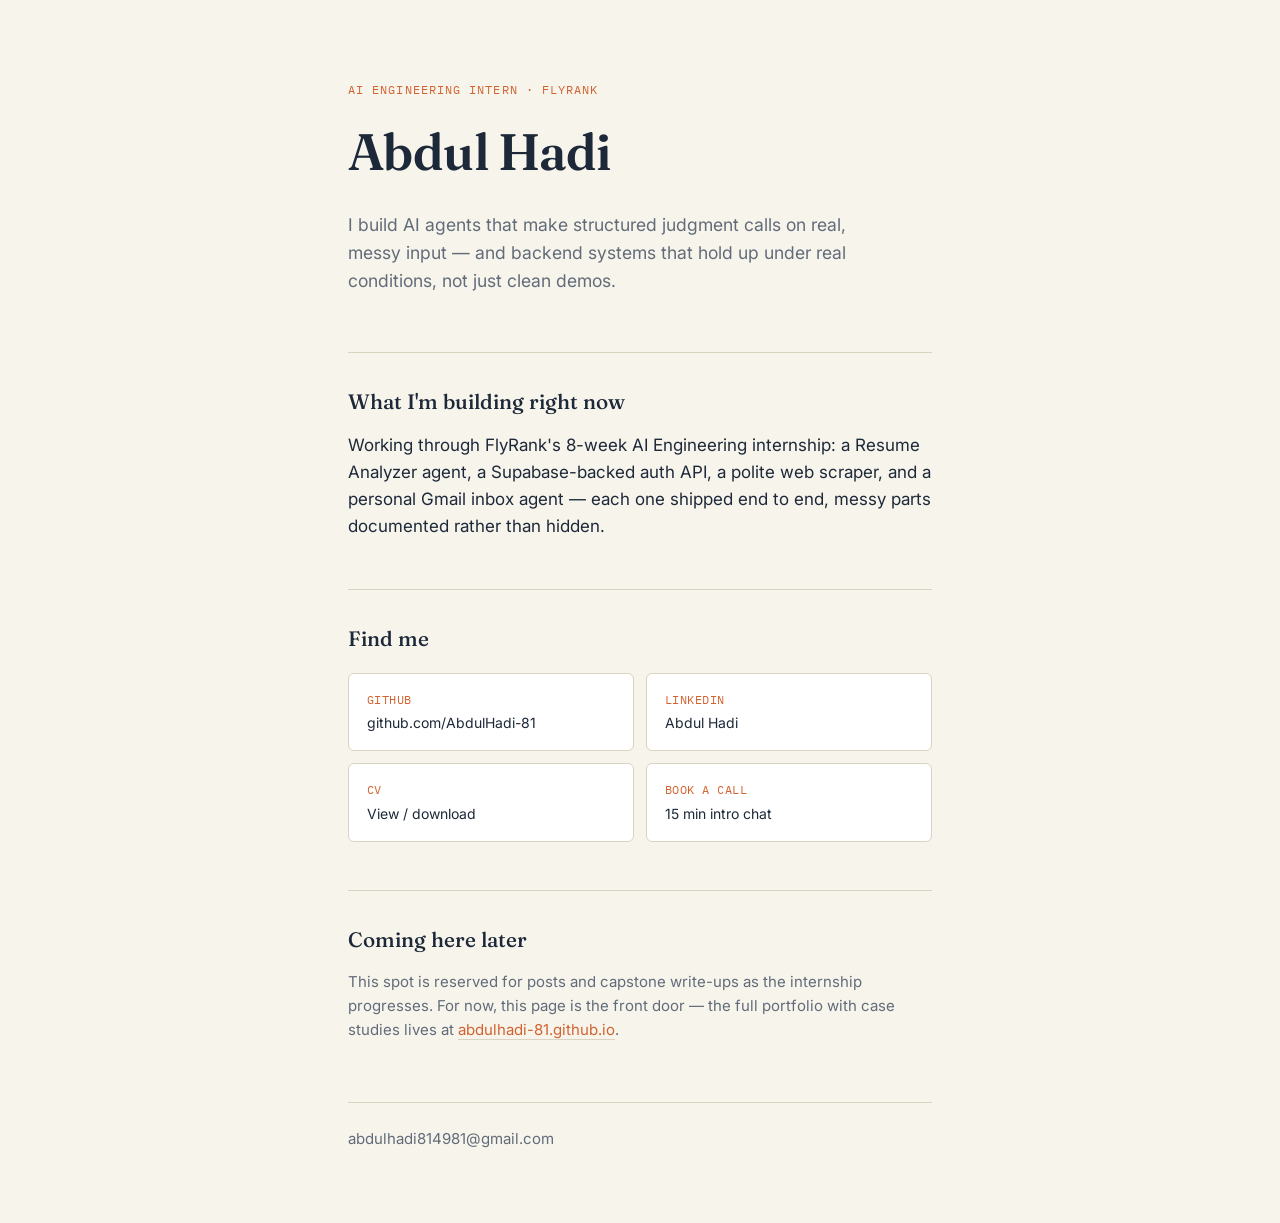
<file: Week-5/onepager-site/index.html>
<!DOCTYPE html>
<html lang="en">
<head>
<meta charset="UTF-8">
<meta name="viewport" content="width=device-width, initial-scale=1.0">
<title>Abdul Hadi</title>
<meta name="description" content="Abdul Hadi — AI Engineering intern at FlyRank, building agents and backend systems.">
<link rel="stylesheet" href="style.css">
</head>
<body>

<main class="wrap">
  <header class="top">
    <p class="eyebrow">AI Engineering Intern · FlyRank</p>
    <h1>Abdul Hadi</h1>
    <p class="lead">I build AI agents that make structured judgment calls on real, messy input — and backend systems that hold up under real conditions, not just clean demos.</p>
  </header>

  <section class="building">
    <h2>What I'm building right now</h2>
    <p>Working through FlyRank's 8-week AI Engineering internship: a Resume Analyzer agent, a Supabase-backed auth API, a polite web scraper, and a personal Gmail inbox agent — each one shipped end to end, messy parts documented rather than hidden.</p>
  </section>

  <section class="links">
    <h2>Find me</h2>
    <div class="link-grid">
      <a class="link-card" href="https://github.com/AbdulHadi-81" target="_blank" rel="noopener">
        <span class="link-label">GitHub</span>
        <span class="link-sub">github.com/AbdulHadi-81</span>
      </a>
      <a class="link-card" href="https://www.linkedin.com/in/abdul-hadi-93919a35b" target="_blank" rel="noopener">
        <span class="link-label">LinkedIn</span>
        <span class="link-sub">Abdul Hadi</span>
      </a>
      <a class="link-card" href="https://drive.google.com/file/d/1Cbm-E_7aKvZcTz1UHhzqcab1Wq5zvYqc/view?usp=sharing" target="_blank" rel="noopener">
        <span class="link-label">CV</span>
        <span class="link-sub">View / download</span>
      </a>
      <a class="link-card" href="https://calendly.com/fa23-bcs-012-cuilahore/30min" target="_blank" rel="noopener">
        <span class="link-label">Book a call</span>
        <span class="link-sub">15 min intro chat</span>
      </a>
    </div>
  </section>

  <section class="future">
    <h2>Coming here later</h2>
    <p class="muted">This spot is reserved for posts and capstone write-ups as the internship progresses. For now, this page is the front door — the full portfolio with case studies lives at <a href="https://abdulhadi-81.github.io/" target="_blank" rel="noopener">abdulhadi-81.github.io</a>.</p>
  </section>

  <footer>
    <p class="muted">abdulhadi814981@gmail.com</p>
  </footer>
</main>

</body>
</html>
</file>
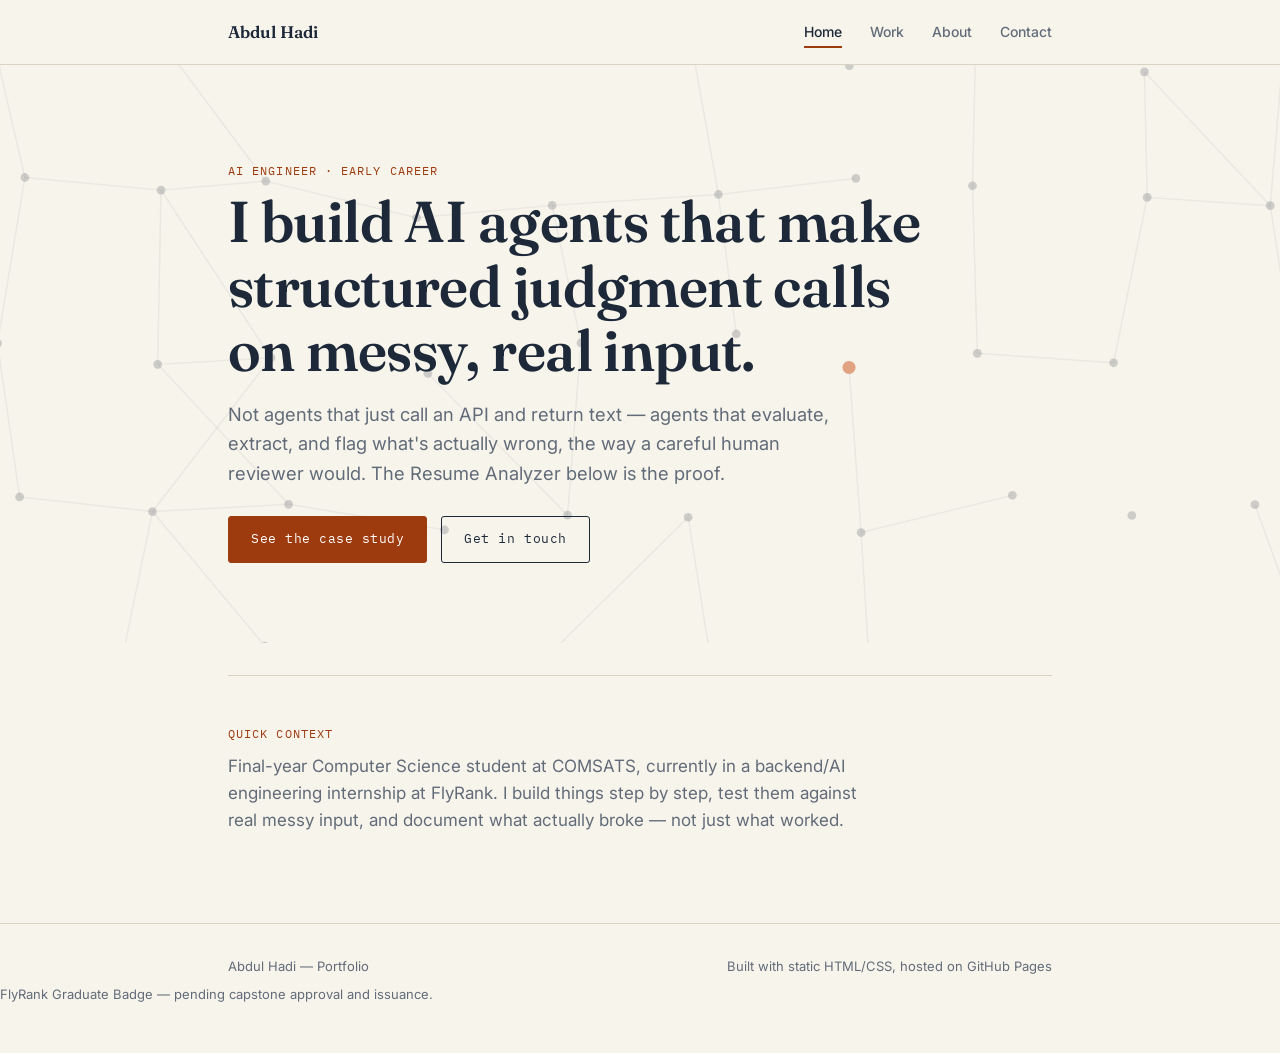
<file: Week-7/AbdulHadi-81.github.io/index.html>
<!DOCTYPE html>
<html lang="en">

<head>
  <meta charset="UTF-8">
  <!-- Google tag (gtag.js) -->
  <script async src="https://www.googletagmanager.com/gtag/js?id=G-F2NT7NGS4K"></script>
  <script>
    window.dataLayer = window.dataLayer || [];
    function gtag() { dataLayer.push(arguments); }
    gtag('js', new Date());
    gtag('config', 'G-F2NT7NGS4K');
  </script>
  <meta name="viewport" content="width=device-width, initial-scale=1.0">
  <title>Abdul Hadi — AI Engineer</title>
  <meta name="description"
    content="Abdul Hadi — Backend & AI Engineering intern building agents that make structured judgment calls on real, messy input. See the Resume Analyzer case study.">
  <meta property="og:title" content="Abdul Hadi — AI Engineer">
  <meta property="og:description"
    content="I build AI agents that make structured judgment calls on messy, real input — not just call an API and return text.">
  <meta property="og:type" content="website">
  <meta property="og:url" content="https://haditci.site/">
  <link rel="icon" type="image/x-icon" href="/favicon.ico">
  <link rel="icon" type="image/png" sizes="32x32" href="/favicon-32.png">
  <link rel="apple-touch-icon" href="/apple-touch-icon.png">
  <link rel="preconnect" href="https://fonts.googleapis.com">
  <link rel="preconnect" href="https://fonts.gstatic.com" crossorigin>
  <link rel="stylesheet"
    href="https://fonts.googleapis.com/css2?family=Fraunces:opsz,wght@9..144,500;9..144,600&family=Inter:wght@400;500;600&family=IBM+Plex+Mono:wght@500&display=swap">
  <link rel="stylesheet" href="style.css">
</head>

<body>

  <nav class="site-nav">
    <div class="wrap">
      <a class="brand" href="index.html">Abdul Hadi</a>
      <ul class="navlinks">
        <li><a href="index.html" class="active">Home</a></li>
        <li><a href="work.html">Work</a></li>
        <li><a href="about.html">About</a></li>
        <li><a href="contact.html">Contact</a></li>
      </ul>
    </div>
  </nav>

  <main>
    <header class="hero">
      <svg class="hero-net" viewBox="0 0 880 420" preserveAspectRatio="xMidYMid slice"
        xmlns="http://www.w3.org/2000/svg">
        <line x1="-6.3" y1="-12.6" x2="103.2" y2="-15.4" stroke="#1D2939" stroke-opacity="0.10" stroke-width="1" />
        <line x1="-6.3" y1="-12.6" x2="17.1" y2="88.7" stroke="#1D2939" stroke-opacity="0.10" stroke-width="1" />
        <line x1="103.2" y1="-15.4" x2="196.8" y2="-4.8" stroke="#1D2939" stroke-opacity="0.10" stroke-width="1" />
        <line x1="103.2" y1="-15.4" x2="182.7" y2="91.2" stroke="#1D2939" stroke-opacity="0.10" stroke-width="1" />
        <line x1="196.8" y1="-4.8" x2="277.4" y2="0.3" stroke="#1D2939" stroke-opacity="0.10" stroke-width="1" />
        <line x1="473.4" y1="-14.7" x2="493.9" y2="100.4" stroke="#1D2939" stroke-opacity="0.10" stroke-width="1" />
        <line x1="670.9" y1="-10.0" x2="668.6" y2="94.4" stroke="#1D2939" stroke-opacity="0.10" stroke-width="1" />
        <line x1="786.8" y1="16.1" x2="788.7" y2="102.4" stroke="#1D2939" stroke-opacity="0.10" stroke-width="1" />
        <line x1="786.8" y1="16.1" x2="873.3" y2="108.1" stroke="#1D2939" stroke-opacity="0.10" stroke-width="1" />
        <line x1="882.8" y1="-3.7" x2="873.3" y2="108.1" stroke="#1D2939" stroke-opacity="0.10" stroke-width="1" />
        <line x1="17.1" y1="88.7" x2="110.7" y2="97.4" stroke="#1D2939" stroke-opacity="0.10" stroke-width="1" />
        <line x1="17.1" y1="88.7" x2="-1.7" y2="202.8" stroke="#1D2939" stroke-opacity="0.10" stroke-width="1" />
        <line x1="110.7" y1="97.4" x2="182.7" y2="91.2" stroke="#1D2939" stroke-opacity="0.10" stroke-width="1" />
        <line x1="110.7" y1="97.4" x2="108.4" y2="217.2" stroke="#1D2939" stroke-opacity="0.10" stroke-width="1" />
        <line x1="110.7" y1="97.4" x2="186.3" y2="212.7" stroke="#1D2939" stroke-opacity="0.10" stroke-width="1" />
        <line x1="182.7" y1="91.2" x2="286.4" y2="116.4" stroke="#1D2939" stroke-opacity="0.10" stroke-width="1" />
        <line x1="286.4" y1="116.4" x2="379.6" y2="107.9" stroke="#1D2939" stroke-opacity="0.10" stroke-width="1" />
        <line x1="379.6" y1="107.9" x2="493.9" y2="100.4" stroke="#1D2939" stroke-opacity="0.10" stroke-width="1" />
        <line x1="379.6" y1="107.9" x2="399.4" y2="202.4" stroke="#1D2939" stroke-opacity="0.10" stroke-width="1" />
        <line x1="493.9" y1="100.4" x2="588.4" y2="89.3" stroke="#1D2939" stroke-opacity="0.10" stroke-width="1" />
        <line x1="493.9" y1="100.4" x2="506.2" y2="196.3" stroke="#1D2939" stroke-opacity="0.10" stroke-width="1" />
        <line x1="668.6" y1="94.4" x2="671.9" y2="209.6" stroke="#1D2939" stroke-opacity="0.10" stroke-width="1" />
        <line x1="788.7" y1="102.4" x2="873.3" y2="108.1" stroke="#1D2939" stroke-opacity="0.10" stroke-width="1" />
        <line x1="788.7" y1="102.4" x2="765.6" y2="216.1" stroke="#1D2939" stroke-opacity="0.10" stroke-width="1" />
        <line x1="873.3" y1="108.1" x2="889.5" y2="212.6" stroke="#1D2939" stroke-opacity="0.10" stroke-width="1" />
        <line x1="-1.7" y1="202.8" x2="13.5" y2="308.3" stroke="#1D2939" stroke-opacity="0.10" stroke-width="1" />
        <line x1="108.4" y1="217.2" x2="186.3" y2="212.7" stroke="#1D2939" stroke-opacity="0.10" stroke-width="1" />
        <line x1="108.4" y1="217.2" x2="198.4" y2="313.4" stroke="#1D2939" stroke-opacity="0.10" stroke-width="1" />
        <line x1="186.3" y1="212.7" x2="104.8" y2="318.4" stroke="#1D2939" stroke-opacity="0.10" stroke-width="1" />
        <line x1="294.2" y1="223.5" x2="390.2" y2="320.9" stroke="#1D2939" stroke-opacity="0.10" stroke-width="1" />
        <line x1="399.4" y1="202.4" x2="390.2" y2="320.9" stroke="#1D2939" stroke-opacity="0.10" stroke-width="1" />
        <line x1="583.7" y1="219.3" x2="592.0" y2="332.8" stroke="#1D2939" stroke-opacity="0.10" stroke-width="1" />
        <line x1="671.9" y1="209.6" x2="765.6" y2="216.1" stroke="#1D2939" stroke-opacity="0.10" stroke-width="1" />
        <line x1="13.5" y1="308.3" x2="104.8" y2="318.4" stroke="#1D2939" stroke-opacity="0.10" stroke-width="1" />
        <line x1="104.8" y1="318.4" x2="198.4" y2="313.4" stroke="#1D2939" stroke-opacity="0.10" stroke-width="1" />
        <line x1="104.8" y1="318.4" x2="81.9" y2="429.7" stroke="#1D2939" stroke-opacity="0.10" stroke-width="1" />
        <line x1="104.8" y1="318.4" x2="182.2" y2="410.9" stroke="#1D2939" stroke-opacity="0.10" stroke-width="1" />
        <line x1="198.4" y1="313.4" x2="305.6" y2="331.0" stroke="#1D2939" stroke-opacity="0.10" stroke-width="1" />
        <line x1="473.1" y1="322.3" x2="376.0" y2="418.2" stroke="#1D2939" stroke-opacity="0.10" stroke-width="1" />
        <line x1="473.1" y1="322.3" x2="490.7" y2="433.8" stroke="#1D2939" stroke-opacity="0.10" stroke-width="1" />
        <line x1="592.0" y1="332.8" x2="696.0" y2="307.2" stroke="#1D2939" stroke-opacity="0.10" stroke-width="1" />
        <line x1="592.0" y1="332.8" x2="598.2" y2="433.1" stroke="#1D2939" stroke-opacity="0.10" stroke-width="1" />
        <line x1="862.8" y1="313.6" x2="896.5" y2="407.4" stroke="#1D2939" stroke-opacity="0.10" stroke-width="1" />
        <line x1="490.7" y1="433.8" x2="598.2" y2="433.1" stroke="#1D2939" stroke-opacity="0.10" stroke-width="1" />
        <line x1="676.5" y1="417.0" x2="777.1" y2="433.8" stroke="#1D2939" stroke-opacity="0.10" stroke-width="1" />
        <circle cx="-6.3" cy="-12.6" r="3" fill="#1D2939" fill-opacity="0.35" />
        <circle cx="103.2" cy="-15.4" r="3" fill="#1D2939" fill-opacity="0.35" />
        <circle cx="196.8" cy="-4.8" r="3" fill="#1D2939" fill-opacity="0.35" />
        <circle cx="277.4" cy="0.3" r="3" fill="#1D2939" fill-opacity="0.35" />
        <circle cx="374.5" cy="-2.4" r="3" fill="#1D2939" fill-opacity="0.35" />
        <circle cx="473.4" cy="-14.7" r="3" fill="#1D2939" fill-opacity="0.35" />
        <circle cx="583.9" cy="11.8" r="3" fill="#1D2939" fill-opacity="0.35" />
        <circle cx="670.9" cy="-10.0" r="3" fill="#1D2939" fill-opacity="0.35" />
        <circle cx="786.8" cy="16.1" r="3" fill="#1D2939" fill-opacity="0.35" />
        <circle cx="882.8" cy="-3.7" r="3" fill="#1D2939" fill-opacity="0.35" />
        <circle cx="17.1" cy="88.7" r="3" fill="#1D2939" fill-opacity="0.35" />
        <circle cx="110.7" cy="97.4" r="3" fill="#1D2939" fill-opacity="0.35" />
        <circle cx="182.7" cy="91.2" r="3" fill="#1D2939" fill-opacity="0.35" />
        <circle cx="286.4" cy="116.4" r="3" fill="#1D2939" fill-opacity="0.35" />
        <circle cx="379.6" cy="107.9" r="3" fill="#1D2939" fill-opacity="0.35" />
        <circle cx="493.9" cy="100.4" r="3" fill="#1D2939" fill-opacity="0.35" />
        <circle cx="588.4" cy="89.3" r="3" fill="#1D2939" fill-opacity="0.35" />
        <circle cx="668.6" cy="94.4" r="3" fill="#1D2939" fill-opacity="0.35" />
        <circle cx="788.7" cy="102.4" r="3" fill="#1D2939" fill-opacity="0.35" />
        <circle cx="873.3" cy="108.1" r="3" fill="#1D2939" fill-opacity="0.35" />
        <circle cx="-1.7" cy="202.8" r="3" fill="#1D2939" fill-opacity="0.35" />
        <circle cx="108.4" cy="217.2" r="3" fill="#1D2939" fill-opacity="0.35" />
        <circle cx="186.3" cy="212.7" r="3" fill="#1D2939" fill-opacity="0.35" />
        <circle cx="294.2" cy="223.5" r="3" fill="#1D2939" fill-opacity="0.35" />
        <circle cx="399.4" cy="202.4" r="3" fill="#1D2939" fill-opacity="0.35" />
        <circle cx="506.2" cy="196.3" r="3" fill="#1D2939" fill-opacity="0.35" />
        <circle cx="671.9" cy="209.6" r="3" fill="#1D2939" fill-opacity="0.35" />
        <circle cx="765.6" cy="216.1" r="3" fill="#1D2939" fill-opacity="0.35" />
        <circle cx="889.5" cy="212.6" r="3" fill="#1D2939" fill-opacity="0.35" />
        <circle cx="13.5" cy="308.3" r="3" fill="#1D2939" fill-opacity="0.35" />
        <circle cx="104.8" cy="318.4" r="3" fill="#1D2939" fill-opacity="0.35" />
        <circle cx="198.4" cy="313.4" r="3" fill="#1D2939" fill-opacity="0.35" />
        <circle cx="305.6" cy="331.0" r="3" fill="#1D2939" fill-opacity="0.35" />
        <circle cx="390.2" cy="320.9" r="3" fill="#1D2939" fill-opacity="0.35" />
        <circle cx="473.1" cy="322.3" r="3" fill="#1D2939" fill-opacity="0.35" />
        <circle cx="592.0" cy="332.8" r="3" fill="#1D2939" fill-opacity="0.35" />
        <circle cx="696.0" cy="307.2" r="3" fill="#1D2939" fill-opacity="0.35" />
        <circle cx="778.1" cy="321.1" r="3" fill="#1D2939" fill-opacity="0.35" />
        <circle cx="862.8" cy="313.6" r="3" fill="#1D2939" fill-opacity="0.35" />
        <circle cx="-12.0" cy="406.2" r="3" fill="#1D2939" fill-opacity="0.35" />
        <circle cx="81.9" cy="429.7" r="3" fill="#1D2939" fill-opacity="0.35" />
        <circle cx="182.2" cy="410.9" r="3" fill="#1D2939" fill-opacity="0.35" />
        <circle cx="289.4" cy="433.4" r="3" fill="#1D2939" fill-opacity="0.35" />
        <circle cx="376.0" cy="418.2" r="3" fill="#1D2939" fill-opacity="0.35" />
        <circle cx="490.7" cy="433.8" r="3" fill="#1D2939" fill-opacity="0.35" />
        <circle cx="598.2" cy="433.1" r="3" fill="#1D2939" fill-opacity="0.35" />
        <circle cx="676.5" cy="417.0" r="3" fill="#1D2939" fill-opacity="0.35" />
        <circle cx="777.1" cy="433.8" r="3" fill="#1D2939" fill-opacity="0.35" />
        <circle cx="896.5" cy="407.4" r="3" fill="#1D2939" fill-opacity="0.35" />
        <circle cx="583.7" cy="219.3" r="4.5" fill="#D2622F" />
      </svg>
      <div class="wrap">
        <div class="claim">
          <p class="eyebrow">AI Engineer · Early Career</p>
          <h1>I build AI agents that make structured judgment calls on messy, real input.</h1>
          <p class="lead">Not agents that just call an API and return text — agents that evaluate, extract, and flag
            what's actually wrong, the way a careful human reviewer would. The Resume Analyzer below is the proof.</p>
          <div class="cta-row">
            <a href="work.html" class="btn primary">See the case study</a>
            <a href="contact.html" class="btn">Get in touch</a>
          </div>
        </div>
      </div>
    </header>

    <section class="tight">
      <div class="wrap">
        <hr class="rule" style="margin-top:0;">
        <p class="eyebrow">Quick context</p>
        <p class="muted" style="max-width:640px;">Final-year Computer Science student at COMSATS, currently in a
          backend/AI engineering internship at FlyRank. I build things step by step, test them against real messy input,
          and document what actually broke — not just what worked.</p>
      </div>
    </section>
  </main>

  <footer>
    <div class="wrap">
      <span>Abdul Hadi — Portfolio</span>
      <span>Built with static HTML/CSS, hosted on GitHub Pages</span>
    </div>

    <p class="muted" style="font-size:13px; margin-top:8px;">
      FlyRank Graduate Badge — pending capstone approval and issuance.
    </p>

  </footer>

</body>
</file>
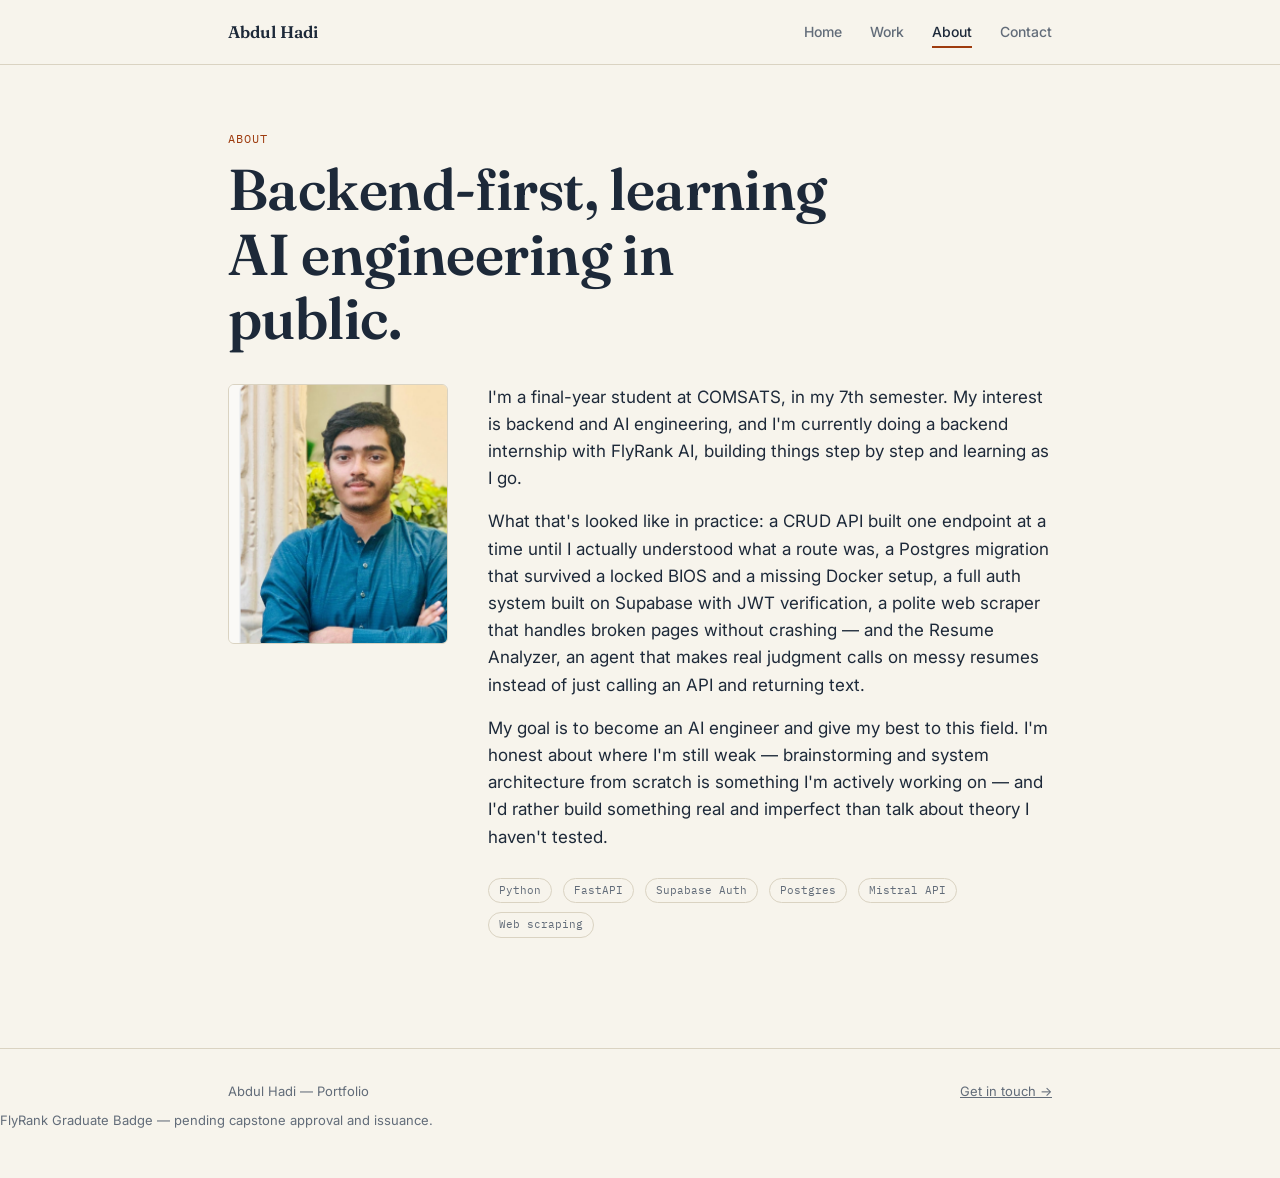
<file: Week-7/AbdulHadi-81.github.io/about.html>
<!DOCTYPE html>
<html lang="en">

<head>
  <meta charset="UTF-8">
  <!-- Google tag (gtag.js) -->
  <script async src="https://www.googletagmanager.com/gtag/js?id=G-F2NT7NGS4K"></script>
  <script>
    window.dataLayer = window.dataLayer || [];
    function gtag() { dataLayer.push(arguments); }
    gtag('js', new Date());
    gtag('config', 'G-F2NT7NGS4K');
  </script>
  <meta name="viewport" content="width=device-width, initial-scale=1.0">
  <title>About — Abdul Hadi</title>
  <meta name="description"
    content="About Abdul Hadi — final-year Computer Science student at COMSATS, backend & AI engineering intern at FlyRank.">
  <meta property="og:title" content="About — Abdul Hadi">
  <meta property="og:description"
    content="Final-year Computer Science student at COMSATS, backend & AI engineering intern at FlyRank.">
  <meta property="og:type" content="website">
  <meta property="og:url" content="https://haditci.site/about.html">
  <link rel="icon" type="image/x-icon" href="/favicon.ico">
  <link rel="icon" type="image/png" sizes="32x32" href="/favicon-32.png">
  <link rel="apple-touch-icon" href="/apple-touch-icon.png">
  <link rel="preconnect" href="https://fonts.googleapis.com">
  <link rel="preconnect" href="https://fonts.gstatic.com" crossorigin>
  <link rel="stylesheet"
    href="https://fonts.googleapis.com/css2?family=Fraunces:opsz,wght@9..144,500;9..144,600&family=Inter:wght@400;500;600&family=IBM+Plex+Mono:wght@500&display=swap">
  <link rel="stylesheet" href="style.css">
</head>

<body>

  <nav class="site-nav">
    <div class="wrap">
      <a class="brand" href="index.html">Abdul Hadi</a>
      <ul class="navlinks">
        <li><a href="index.html">Home</a></li>
        <li><a href="work.html">Work</a></li>
        <li><a href="about.html" class="active">About</a></li>
        <li><a href="contact.html">Contact</a></li>
      </ul>
    </div>
  </nav>

  <main>
    <section>
      <div class="wrap">
        <p class="eyebrow">About</p>
        <h1 style="max-width:600px;">Backend-first, learning AI engineering in public.</h1>

        <div class="about-grid" style="margin-top:32px;">
          <div class="photo-col"><img src="assets/real_photo.png" alt="Photo of Abdul Hadi"></div>
          <div class="text-col">
            <p>I'm a final-year student at COMSATS, in my 7th semester. My interest is backend and AI engineering, and
              I'm
              currently doing a backend internship with FlyRank AI, building things step by step and learning as I go.
            </p>
            <p>What that's looked like in practice: a CRUD API built one endpoint at a time until I actually understood
              what a route was, a Postgres migration that survived a locked BIOS and a missing Docker setup, a full auth
              system built on Supabase with JWT verification, a polite web scraper that handles broken pages without
              crashing — and the Resume Analyzer, an agent that makes real judgment calls on messy resumes instead of
              just
              calling an API and returning text.</p>
            <p>My goal is to become an AI engineer and give my best to this field. I'm honest about where I'm still weak
              —
              brainstorming and system architecture from scratch is something I'm actively working on — and I'd rather
              build something real and imperfect than talk about theory I haven't tested.</p>
            <div style="margin-top:24px;">
              <span class="pill">Python</span>
              <span class="pill">FastAPI</span>
              <span class="pill">Supabase Auth</span>
              <span class="pill">Postgres</span>
              <span class="pill">Mistral API</span>
              <span class="pill">Web scraping</span>
            </div>
          </div>
        </div>
      </div>
    </section>
  </main>

  <footer>
    <div class="wrap">
      <span>Abdul Hadi — Portfolio</span>
      <span><a href="contact.html">Get in touch →</a></span>
    </div>

    <p class="muted" style="font-size:13px; margin-top:8px;">
      FlyRank Graduate Badge — pending capstone approval and issuance.
    </p>

  </footer>

</body>

</html>
</file>
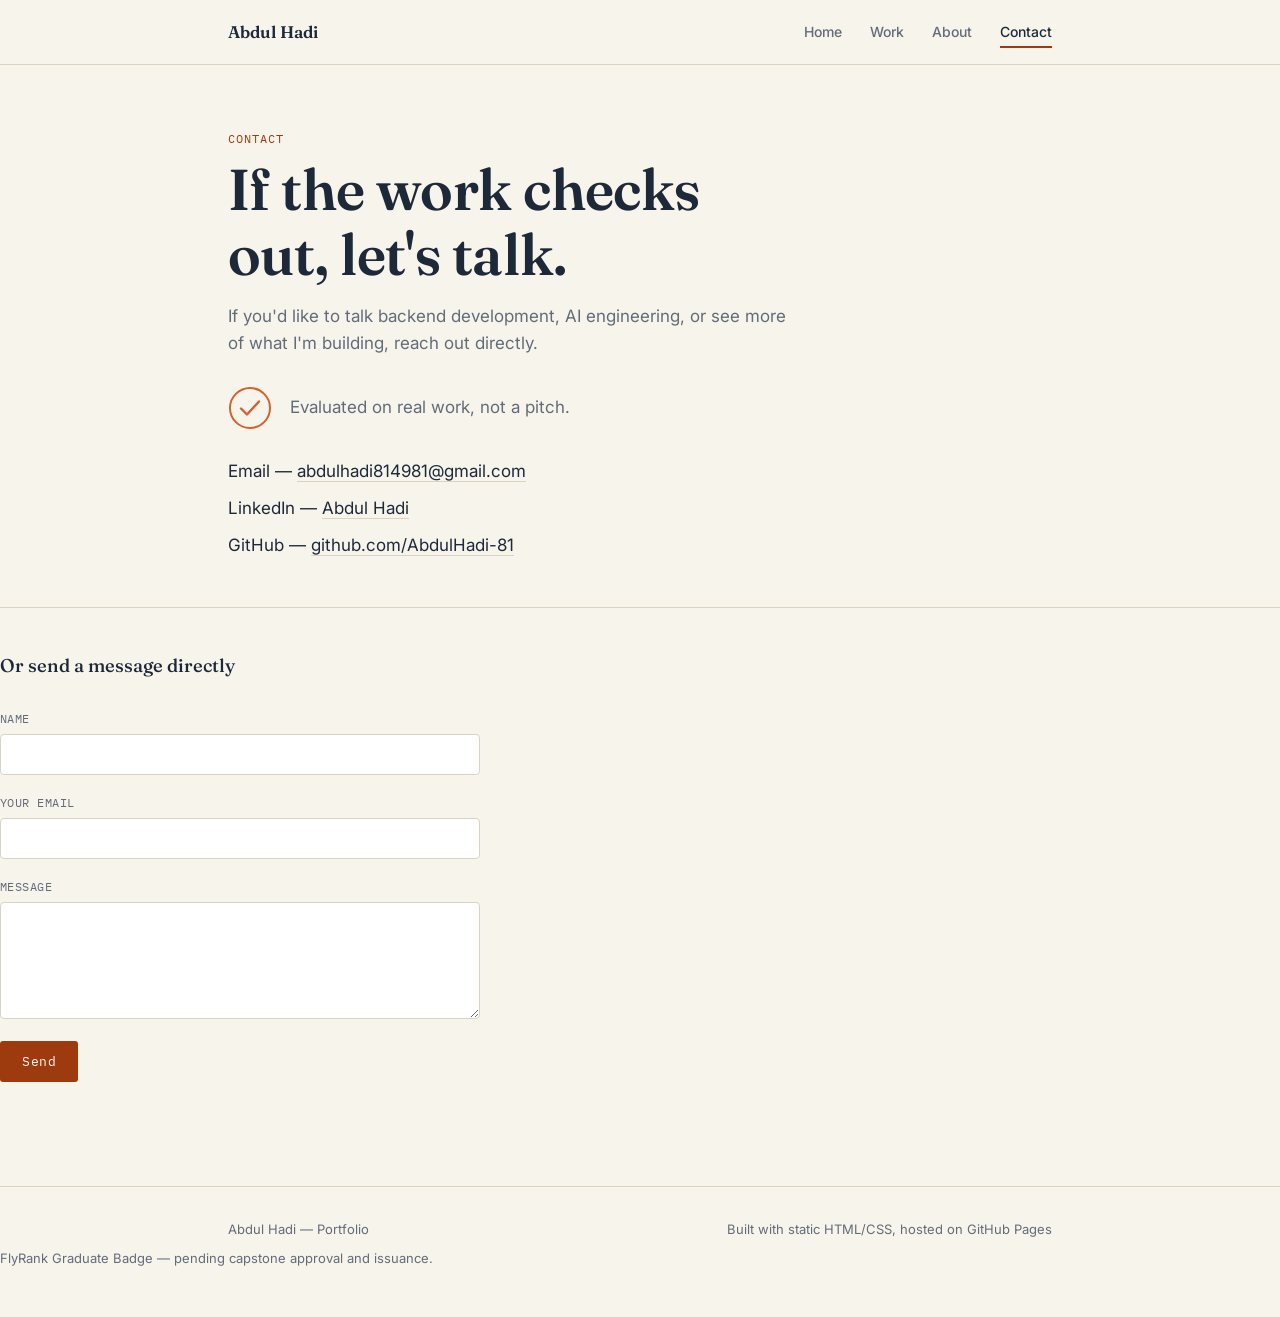
<file: Week-7/AbdulHadi-81.github.io/contact.html>
<!DOCTYPE html>
<html lang="en">

<head>
  <meta charset="UTF-8">
  <!-- Google tag (gtag.js) -->
  <script async src="https://www.googletagmanager.com/gtag/js?id=G-F2NT7NGS4K"></script>
  <script>
    window.dataLayer = window.dataLayer || [];
    function gtag() { dataLayer.push(arguments); }
    gtag('js', new Date());
    gtag('config', 'G-F2NT7NGS4K');
  </script>
  <meta name="viewport" content="width=device-width, initial-scale=1.0">
  <title>Contact — Abdul Hadi</title>
  <meta name="description"
    content="Get in touch with Abdul Hadi — backend & AI engineering. Email, LinkedIn, GitHub, or send a message directly.">
  <meta property="og:title" content="Contact — Abdul Hadi">
  <meta property="og:description" content="Get in touch with Abdul Hadi — backend & AI engineering.">
  <meta property="og:type" content="website">
  <meta property="og:url" content="https://haditci.site/contact.html">
  <link rel="icon" type="image/x-icon" href="/favicon.ico">
  <link rel="icon" type="image/png" sizes="32x32" href="/favicon-32.png">
  <link rel="apple-touch-icon" href="/apple-touch-icon.png">
  <link rel="preconnect" href="https://fonts.googleapis.com">
  <link rel="preconnect" href="https://fonts.gstatic.com" crossorigin>
  <link rel="stylesheet"
    href="https://fonts.googleapis.com/css2?family=Fraunces:opsz,wght@9..144,500;9..144,600&family=Inter:wght@400;500;600&family=IBM+Plex+Mono:wght@500&display=swap">
  <link rel="stylesheet" href="style.css">
</head>

<body>

  <nav class="site-nav">
    <div class="wrap">
      <a class="brand" href="index.html">Abdul Hadi</a>
      <ul class="navlinks">
        <li><a href="index.html">Home</a></li>
        <li><a href="work.html">Work</a></li>
        <li><a href="about.html">About</a></li>
        <li><a href="contact.html" class="active">Contact</a></li>
      </ul>
    </div>
  </nav>

  <main>
    <section>
      <div class="wrap">
        <p class="eyebrow">Contact</p>
        <h1 style="max-width:560px;">If the work checks out, let's talk.</h1>
        <p class="muted" style="max-width:560px;">If you'd like to talk backend development, AI engineering, or see more
          of what I'm building, reach out directly.</p>

        <div class="contact-block">
          <svg class="contact-icon" viewBox="0 0 44 44" fill="none" xmlns="http://www.w3.org/2000/svg">
            <circle cx="22" cy="22" r="20" stroke="#D2622F" stroke-width="2" />
            <path d="M13 22.5L19 28.5L31 15.5" stroke="#D2622F" stroke-width="2.4" stroke-linecap="round"
              stroke-linejoin="round" />
          </svg>
          <p class="muted" style="margin:0;">Evaluated on real work, not a pitch.</p>
        </div>

        <ul class="contact-links">
          <li>Email — <a href="mailto:abdulhadi814981@gmail.com">abdulhadi814981@gmail.com</a></li>
          <li>LinkedIn — <a href="https://www.linkedin.com/in/abdul-hadi-93919a35b" target="_blank" rel="noopener">Abdul
              Hadi</a></li>
          <li>GitHub — <a href="https://github.com/AbdulHadi-81" target="_blank"
              rel="noopener">github.com/AbdulHadi-81</a></li>
        </ul>
      </div>
      <hr class="rule">
      <h3>Or send a message directly</h3>
      <form action="https://formspree.io/f/xbgrzyok" method="POST" class="contact-form">
        <label for="name">Name</label>
        <input type="text" id="name" name="name" required>

        <label for="email">Your email</label>
        <input type="email" id="email" name="email" required>

        <label for="message">Message</label>
        <textarea id="message" name="message" rows="5" required></textarea>

        <button type="submit" class="btn primary">Send</button>
      </form>
    </section>
  </main>

  <footer>
    <div class="wrap">
      <span>Abdul Hadi — Portfolio</span>
      <span>Built with static HTML/CSS, hosted on GitHub Pages</span>
    </div>

    <p class="muted" style="font-size:13px; margin-top:8px;">
      FlyRank Graduate Badge — pending capstone approval and issuance.
    </p>

  </footer>

</body>

</html>
</file>
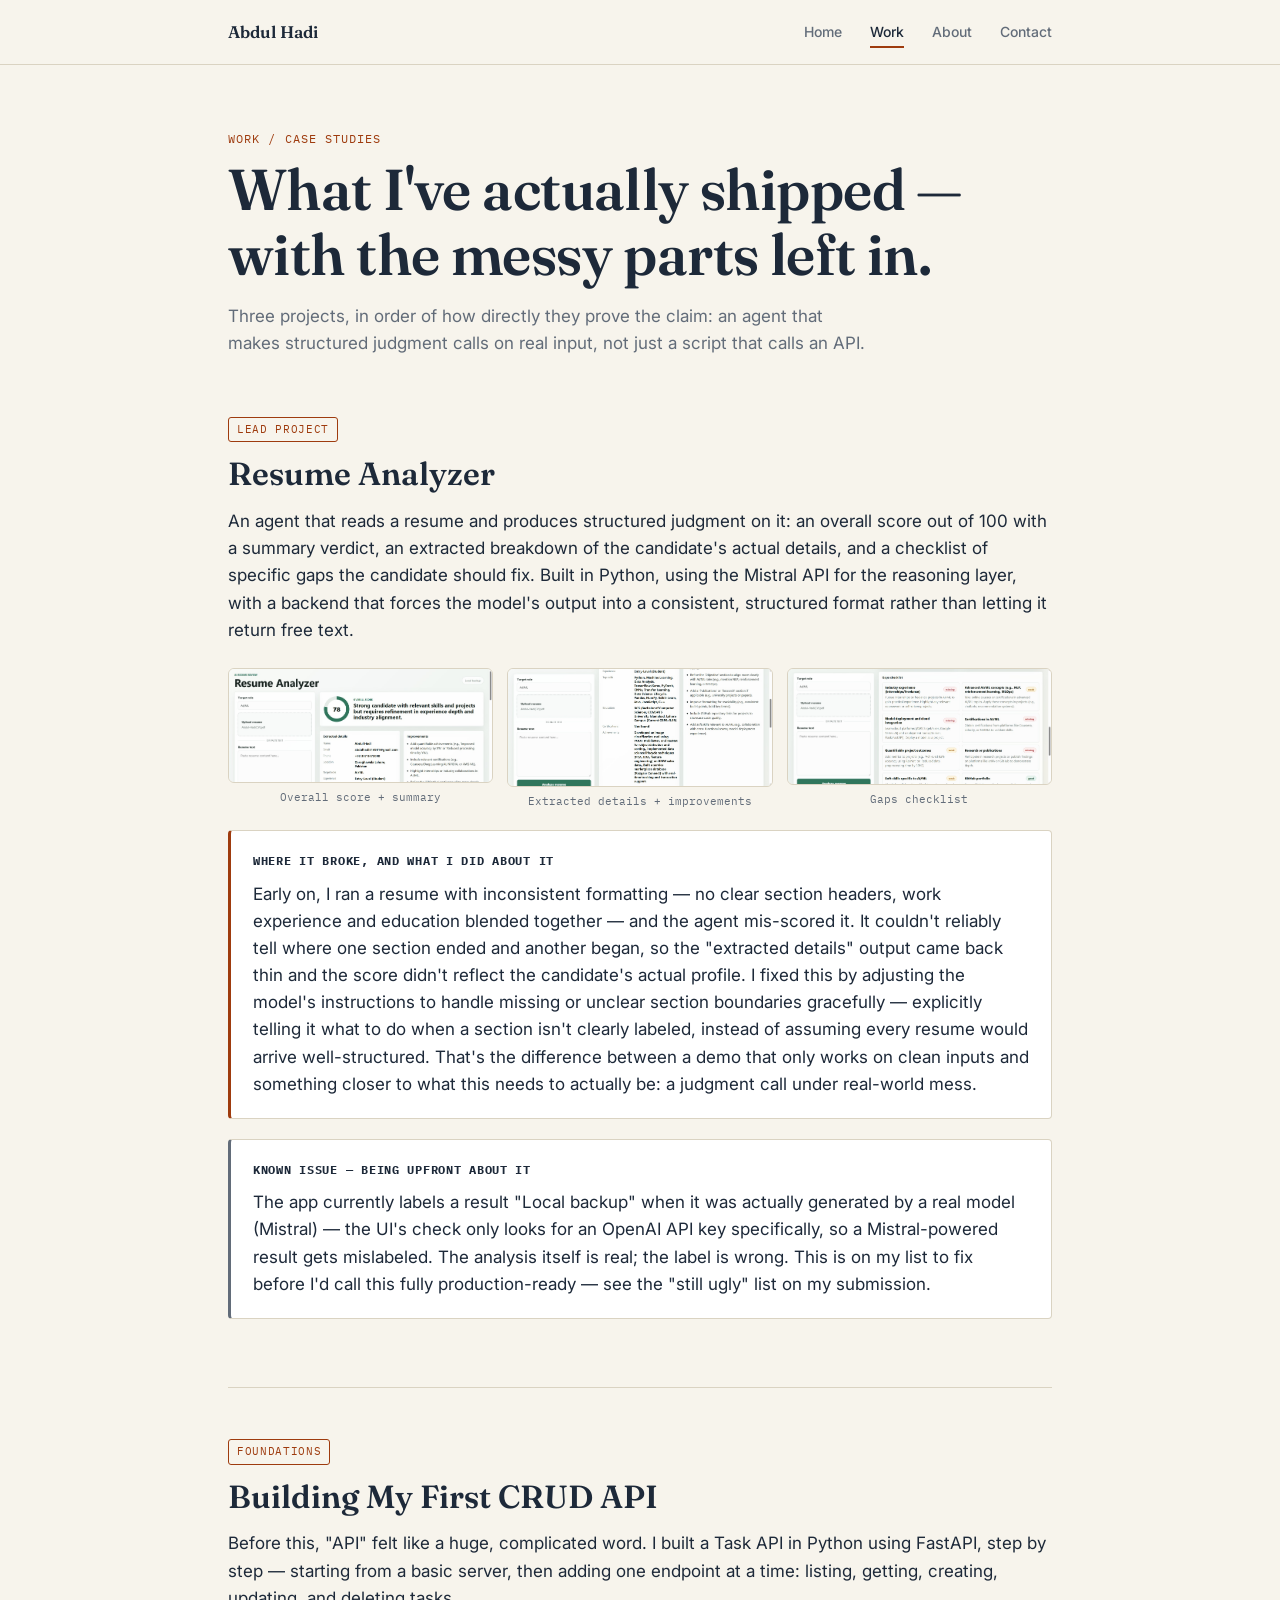
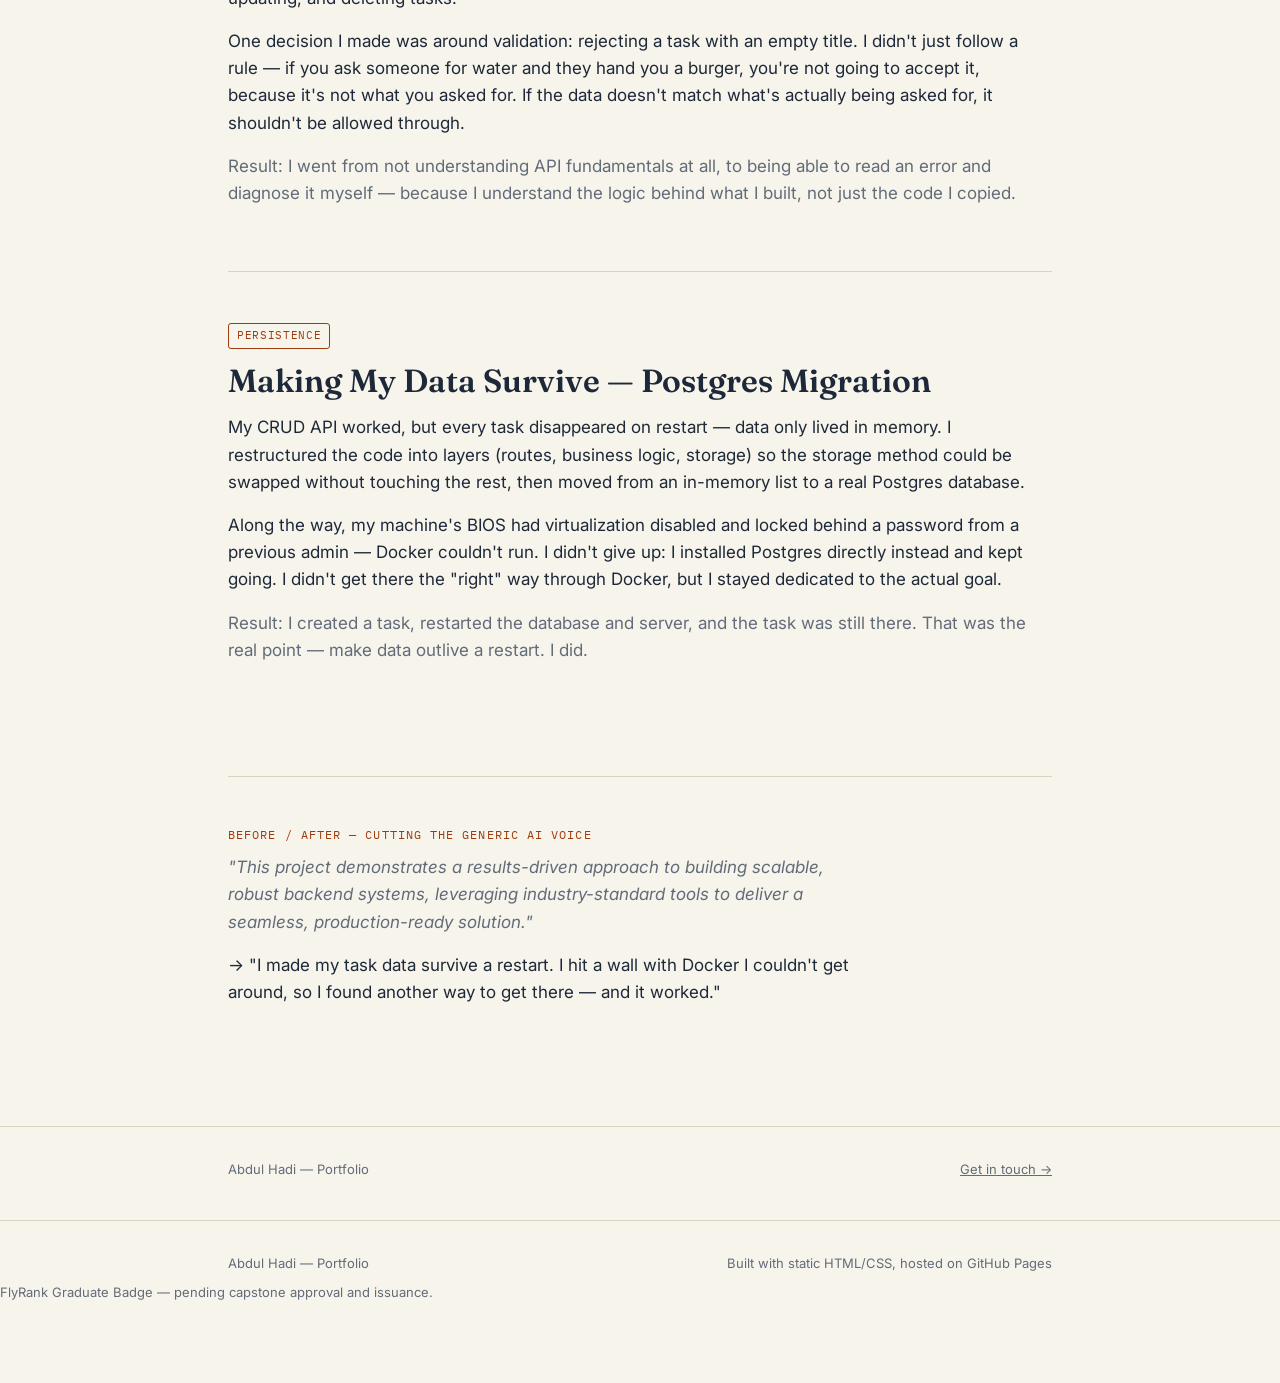
<file: Week-7/AbdulHadi-81.github.io/work.html>
<!DOCTYPE html>
<html lang="en">

<head>
  <meta charset="UTF-8">
  <!-- Google tag (gtag.js) -->
  <script async src="https://www.googletagmanager.com/gtag/js?id=G-F2NT7NGS4K"></script>
  <script>
    window.dataLayer = window.dataLayer || [];
    function gtag() { dataLayer.push(arguments); }
    gtag('js', new Date());
    gtag('config', 'G-F2NT7NGS4K');
  </script>
  <meta name="viewport" content="width=device-width, initial-scale=1.0">
  <title>Work — Abdul Hadi</title>
  <meta name="description"
    content="Case studies: a Resume Analyzer agent built with Mistral, a FastAPI/Postgres backend, and a Supabase auth system — with the messy parts documented.">
  <meta property="og:title" content="Work — Abdul Hadi">
  <meta property="og:description"
    content="Case studies: a Resume Analyzer agent, a FastAPI/Postgres backend, and a Supabase auth system.">
  <meta property="og:type" content="website">
  <meta property="og:url" content="https://haditci.site/work.html">
  <link rel="icon" type="image/x-icon" href="/favicon.ico">
  <link rel="icon" type="image/png" sizes="32x32" href="/favicon-32.png">
  <link rel="apple-touch-icon" href="/apple-touch-icon.png">
  <link rel="preconnect" href="https://fonts.googleapis.com">
  <link rel="preconnect" href="https://fonts.gstatic.com" crossorigin>
  <link rel="stylesheet"
    href="https://fonts.googleapis.com/css2?family=Fraunces:opsz,wght@9..144,500;9..144,600&family=Inter:wght@400;500;600&family=IBM+Plex+Mono:wght@500&display=swap">
  <link rel="stylesheet" href="style.css">
</head>

<body>

  <nav class="site-nav">
    <div class="wrap">
      <a class="brand" href="index.html">Abdul Hadi</a>
      <ul class="navlinks">
        <li><a href="index.html">Home</a></li>
        <li><a href="work.html" class="active">Work</a></li>
        <li><a href="about.html">About</a></li>
        <li><a href="contact.html">Contact</a></li>
      </ul>
    </div>
  </nav>

  <main>
    <section>
      <div class="wrap">
        <p class="eyebrow">Work / Case Studies</p>
        <h1>What I've actually shipped — with the messy parts left in.</h1>
        <p class="muted" style="max-width:640px;">Three projects, in order of how directly they prove the claim: an
          agent
          that makes structured judgment calls on real input, not just a script that calls an API.</p>

        <!-- CASE STUDY 1: RESUME ANALYZER -->
        <div class="case" style="border-top:none; padding-top:40px;">
          <span class="tag">Lead project</span>
          <h2>Resume Analyzer</h2>
          <p>An agent that reads a resume and produces structured judgment on it: an overall score out of 100 with a
            summary verdict, an extracted breakdown of the candidate's actual details, and a checklist of specific gaps
            the candidate should fix. Built in Python, using the Mistral API for the reasoning layer, with a backend
            that
            forces the model's output into a consistent, structured format rather than letting it return free text.</p>

          <div class="shot-row">
            <figure>
              <img src="assets/screenshot1_score.png" alt="Overall score and summary verdict from the Resume Analyzer">
              <figcaption>Overall score + summary</figcaption>
            </figure>
            <figure>
              <img src="assets/screenshot2_details.png" alt="Extracted candidate details and suggested improvements">
              <figcaption>Extracted details + improvements</figcaption>
            </figure>
            <figure>
              <img src="assets/screenshot3_gaps.png" alt="Gaps checklist output">
              <figcaption>Gaps checklist</figcaption>
            </figure>
          </div>

          <div class="callout">
            <h4>Where it broke, and what I did about it</h4>
            <p style="margin-bottom:0;">Early on, I ran a resume with inconsistent formatting — no clear section
              headers,
              work experience and education blended together — and the agent mis-scored it. It couldn't reliably tell
              where one section ended and another began, so the "extracted details" output came back thin and the score
              didn't reflect the candidate's actual profile. I fixed this by adjusting the model's instructions to
              handle
              missing or unclear section boundaries gracefully — explicitly telling it what to do when a section isn't
              clearly labeled, instead of assuming every resume would arrive well-structured. That's the difference
              between a demo that only works on clean inputs and something closer to what this needs to actually be: a
              judgment call under real-world mess.</p>
          </div>

          <div class="callout note">
            <h4>Known issue — being upfront about it</h4>
            <p style="margin-bottom:0;">The app currently labels a result "Local backup" when it was actually generated
              by
              a real model (Mistral) — the UI's check only looks for an OpenAI API key specifically, so a
              Mistral-powered
              result gets mislabeled. The analysis itself is real; the label is wrong. This is on my list to fix before
              I'd call this fully production-ready — see the "still ugly" list on my submission.</p>
          </div>
        </div>

        <!-- CASE STUDY 2: CRUD API -->
        <div class="case">
          <span class="tag">Foundations</span>
          <h2>Building My First CRUD API</h2>
          <p>Before this, "API" felt like a huge, complicated word. I built a Task API in Python using FastAPI, step by
            step — starting from a basic server, then adding one endpoint at a time: listing, getting, creating,
            updating,
            and deleting tasks.</p>
          <p>One decision I made was around validation: rejecting a task with an empty title. I didn't just follow a
            rule
            — if you ask someone for water and they hand you a burger, you're not going to accept it, because it's not
            what you asked for. If the data doesn't match what's actually being asked for, it shouldn't be allowed
            through.</p>
          <p class="muted">Result: I went from not understanding API fundamentals at all, to being able to read an error
            and diagnose it myself — because I understand the logic behind what I built, not just the code I copied.</p>
        </div>

        <!-- CASE STUDY 3: POSTGRES -->
        <div class="case">
          <span class="tag">Persistence</span>
          <h2>Making My Data Survive — Postgres Migration</h2>
          <p>My CRUD API worked, but every task disappeared on restart — data only lived in memory. I restructured the
            code into layers (routes, business logic, storage) so the storage method could be swapped without touching
            the
            rest, then moved from an in-memory list to a real Postgres database.</p>
          <p>Along the way, my machine's BIOS had virtualization disabled and locked behind a password from a previous
            admin — Docker couldn't run. I didn't give up: I installed Postgres directly instead and kept going. I
            didn't
            get there the "right" way through Docker, but I stayed dedicated to the actual goal.</p>
          <p class="muted">Result: I created a task, restarted the database and server, and the task was still there.
            That
            was the real point — make data outlive a restart. I did.</p>
        </div>

        <hr class="rule">
        <p class="eyebrow">Before / after — cutting the generic AI voice</p>
        <p class="muted" style="max-width:640px; font-style:italic;">"This project demonstrates a results-driven
          approach
          to building scalable, robust backend systems, leveraging industry-standard tools to deliver a seamless,
          production-ready solution."</p>
        <p style="max-width:640px;">→ "I made my task data survive a restart. I hit a wall with Docker I couldn't get
          around, so I found another way to get there — and it worked."</p>
      </div>
    </section>
  </main>

  <footer>
    <div class="wrap">
      <span>Abdul Hadi — Portfolio</span>
      <span><a href="contact.html">Get in touch →</a></span>
    </div>

    <footer>
      <div class="wrap">
        <span>Abdul Hadi — Portfolio</span>
        <span>Built with static HTML/CSS, hosted on GitHub Pages</span>
      </div>

      <p class="muted" style="font-size:13px; margin-top:8px;">
        FlyRank Graduate Badge — pending capstone approval and issuance.
      </p>

    </footer>

  </footer>

</body>

</html>
</file>
<file: Week-5/onepager-site/style.css>
@import url('https://fonts.googleapis.com/css2?family=Fraunces:opsz,wght@9..144,500;9..144,600&family=Inter:wght@400;500;600&family=IBM+Plex+Mono:wght@500&display=swap');

:root {
  --bg: #F7F4EC;
  --ink: #1D2939;
  --muted: #626C79;
  --line: #DAD3C2;
  --accent: #D2622F;
}

* { box-sizing: border-box; }

body {
  margin: 0;
  background: var(--bg);
  color: var(--ink);
  font-family: 'Inter', sans-serif;
  font-size: 17px;
  line-height: 1.6;
  -webkit-font-smoothing: antialiased;
}

.wrap {
  max-width: 640px;
  margin: 0 auto;
  padding: 80px 28px 60px;
}

.eyebrow {
  font-family: 'IBM Plex Mono', monospace;
  font-size: 12px;
  letter-spacing: 0.09em;
  text-transform: uppercase;
  color: var(--accent);
  margin: 0 0 12px;
}

h1 {
  font-family: 'Fraunces', serif;
  font-weight: 600;
  font-size: clamp(2.4rem, 7vw, 3.2rem);
  margin: 0 0 18px;
  letter-spacing: -0.01em;
}

h2 {
  font-family: 'Fraunces', serif;
  font-weight: 500;
  font-size: 1.3rem;
  margin: 0 0 14px;
}

p { margin: 0 0 12px; }
.lead { font-size: 1.1rem; color: var(--muted); max-width: 520px; }
.muted { color: var(--muted); font-size: 15px; }

a { color: var(--ink); }
.muted a { color: var(--accent); text-decoration: none; border-bottom: 1px solid var(--line); }

.top { margin-bottom: 56px; }

section { margin-bottom: 48px; padding-top: 32px; border-top: 1px solid var(--line); }

.link-grid {
  display: flex;
  flex-wrap: wrap;
  gap: 12px;
  margin-top: 18px;
}

.link-card {
  display: flex;
  flex-direction: column;
  gap: 3px;
  text-decoration: none;
  background: #FFFFFF;
  border: 1px solid var(--line);
  border-radius: 6px;
  padding: 16px 18px;
  transition: border-color .15s, transform .15s;
  flex: 1 1 45%;
  min-width: 220px;
}
.link-card:hover {
  border-color: var(--accent);
  transform: translateY(-1px);
}
.link-label {
  font-family: 'IBM Plex Mono', monospace;
  font-size: 12px;
  letter-spacing: 0.04em;
  text-transform: uppercase;
  color: var(--accent);
}
.link-sub {
  font-size: 14px;
  color: var(--ink);
}

footer {
  margin-top: 60px;
  padding-top: 24px;
  border-top: 1px solid var(--line);
}

@media (max-width: 480px) {
  .link-card { flex: 1 1 100%; }
}
</file>
<file: Week-7/AbdulHadi-81.github.io/style.css>
:root {
  --bg: #F7F4EC;
  --ink: #1D2939;
  --muted: #626C79;
  --line: #DAD3C2;
  --accent: #9E3B0E;
  --panel: #FFFFFF;
  --max: 880px;
}

* { box-sizing: border-box; }

html { scroll-behavior: smooth; }

body {
  margin: 0;
  background: var(--bg);
  color: var(--ink);
  font-family: 'Inter', sans-serif;
  font-size: 17px;
  line-height: 1.6;
  -webkit-font-smoothing: antialiased;
}

a { color: inherit; }

.wrap {
  max-width: var(--max);
  margin: 0 auto;
  padding: 0 28px;
}

.eyebrow {
  font-family: 'IBM Plex Mono', monospace;
  font-size: 12px;
  letter-spacing: 0.09em;
  text-transform: uppercase;
  color: var(--accent);
  margin: 0 0 10px;
}

h1, h2, h3 {
  font-family: 'Fraunces', serif;
  font-weight: 600;
  line-height: 1.12;
  margin: 0 0 16px;
}

h1 { font-size: clamp(2.3rem, 5vw, 3.6rem); letter-spacing: -0.01em; }
h2 { font-size: clamp(1.5rem, 3vw, 2rem); }
h3 { font-size: 1.15rem; font-weight: 500; }

p { margin: 0 0 16px; color: var(--ink); }
.muted { color: var(--muted); }

hr.rule {
  border: none;
  border-top: 1px solid var(--line);
  margin: 48px 0;
}

/* Nav */
nav.site-nav {
  border-bottom: 1px solid var(--line);
  background: var(--bg);
  position: sticky;
  top: 0;
  z-index: 50;
}
nav.site-nav .wrap {
  display: flex;
  align-items: center;
  justify-content: space-between;
  height: 64px;
}
.brand {
  font-family: 'Fraunces', serif;
  font-weight: 600;
  font-size: 1.05rem;
  text-decoration: none;
}
.navlinks { display: flex; gap: 28px; list-style: none; margin: 0; padding: 0; align-items: center; }
.navlinks li { display: inline-block; }
.navlinks a {
  text-decoration: none;
  font-size: 14px;
  color: var(--muted);
  font-weight: 500;
  padding: 6px 0;
  border-bottom: 2px solid transparent;
  transition: color .15s, border-color .15s;
}
.navlinks a:hover, .navlinks a.active {
  color: var(--ink);
  border-color: var(--accent);
}

/* Hero */
.hero {
  position: relative;
  padding: 96px 0 80px;
  overflow: hidden;
}
.hero-net {
  position: absolute;
  inset: 0;
  width: 100%;
  height: 100%;
  opacity: 0.55;
  z-index: 0;
}
.hero .wrap { position: relative; z-index: 1; }
.hero .claim {
  max-width: 720px;
}
.hero .claim p.lead {
  font-size: 1.15rem;
  color: var(--muted);
  max-width: 620px;
}

.btn {
  display: inline-block;
  font-family: 'IBM Plex Mono', monospace;
  font-size: 13px;
  letter-spacing: 0.04em;
  text-decoration: none;
  padding: 12px 22px;
  border: 1px solid var(--ink);
  border-radius: 3px;
  color: var(--ink);
  transition: background .15s, color .15s;
}
.btn:hover { background: var(--ink); color: var(--bg); }
.btn.primary {
  background: var(--accent);
  border-color: var(--accent);
  color: white;
}
.btn.primary:hover { background: #84300A; border-color: #84300A; }

.cta-row { display: flex; gap: 14px; margin-top: 28px; flex-wrap: wrap; }

/* Sections */
section { padding: 64px 0; }
section.tight { padding: 32px 0; }

/* Case study card */
.case {
  border-top: 1px solid var(--line);
  padding: 48px 0;
}
.case:first-of-type { border-top: none; }
.case .tag {
  display: inline-block;
  font-family: 'IBM Plex Mono', monospace;
  font-size: 11px;
  letter-spacing: 0.06em;
  text-transform: uppercase;
  color: var(--accent);
  border: 1px solid var(--accent);
  border-radius: 3px;
  padding: 3px 8px;
  margin-bottom: 14px;
}

.shot-row {
  display: flex;
  gap: 14px;
  margin: 24px 0 8px;
  flex-wrap: wrap;
}
.shot-row figure { margin: 0; flex: 1 1 0; min-width: 200px; }
.shot-row img {
  width: 100%;
  display: block;
  border: 1px solid var(--line);
  border-radius: 6px;
  background: white;
}
.shot-row figcaption {
  font-family: 'IBM Plex Mono', monospace;
  font-size: 11px;
  color: var(--muted);
  margin-top: 6px;
  text-align: center;
}

.callout {
  background: var(--panel);
  border: 1px solid var(--line);
  border-left: 3px solid var(--accent);
  border-radius: 4px;
  padding: 20px 22px;
  margin: 20px 0;
}
.callout.note {
  border-left-color: var(--muted);
}
.callout h4 {
  font-family: 'IBM Plex Mono', monospace;
  font-size: 12px;
  text-transform: uppercase;
  letter-spacing: .06em;
  margin: 0 0 10px;
  color: var(--ink);
}

/* About */
.about-grid {
  display: flex;
  gap: 40px;
  align-items: flex-start;
  flex-wrap: wrap;
}
.about-grid .photo-col { flex: 0 0 220px; width: 220px; }
.about-grid .text-col { flex: 1 1 380px; min-width: 280px; }
.about-grid img {
  width: 220px;
  height: 260px;
  object-fit: cover;
  border-radius: 6px;
  border: 1px solid var(--line);
  display: block;
}
@media (max-width: 640px) {
  .shot-row { flex-direction: column; }
}

/* Contact */
.contact-block {
  display: flex;
  align-items: center;
  gap: 18px;
  margin: 28px 0;
}
.contact-icon {
  flex: none;
  width: 44px; height: 44px;
}
.contact-links { list-style: none; margin: 0; padding: 0; }
.contact-links li { margin-bottom: 10px; }
.contact-links a { text-decoration: none; border-bottom: 1px solid var(--line); }
.contact-links a:hover { border-color: var(--accent); }

footer {
  border-top: 1px solid var(--line);
  padding: 32px 0;
  margin-top: 40px;
}
footer .wrap {
  display: flex;
  justify-content: space-between;
  font-size: 13px;
  color: var(--muted);
}

.pill {
  display: inline-block;
  font-family: 'IBM Plex Mono', monospace;
  font-size: 11px;
  color: var(--muted);
  border: 1px solid var(--line);
  border-radius: 20px;
  padding: 3px 10px;
  margin: 0 6px 6px 0;
}


.contact-form {
  display: flex;
  flex-direction: column;
  gap: 6px;
  max-width: 480px;
  margin-top: 20px;
}
.contact-form label {
  font-family: 'IBM Plex Mono', monospace;
  font-size: 12px;
  text-transform: uppercase;
  letter-spacing: 0.04em;
  color: var(--muted);
  margin-top: 12px;
}
.contact-form input,
.contact-form textarea {
  font-family: 'Inter', sans-serif;
  font-size: 15px;
  padding: 10px 12px;
  border: 1px solid var(--line);
  border-radius: 4px;
  background: #FFFFFF;
  color: var(--ink);
}
.contact-form input:focus,
.contact-form textarea:focus {
  outline: none;
  border-color: var(--accent);
}
.contact-form button {
  margin-top: 16px;
  align-self: flex-start;
  cursor: pointer;
  background: var(--accent);
  border: none;
}
</file>
